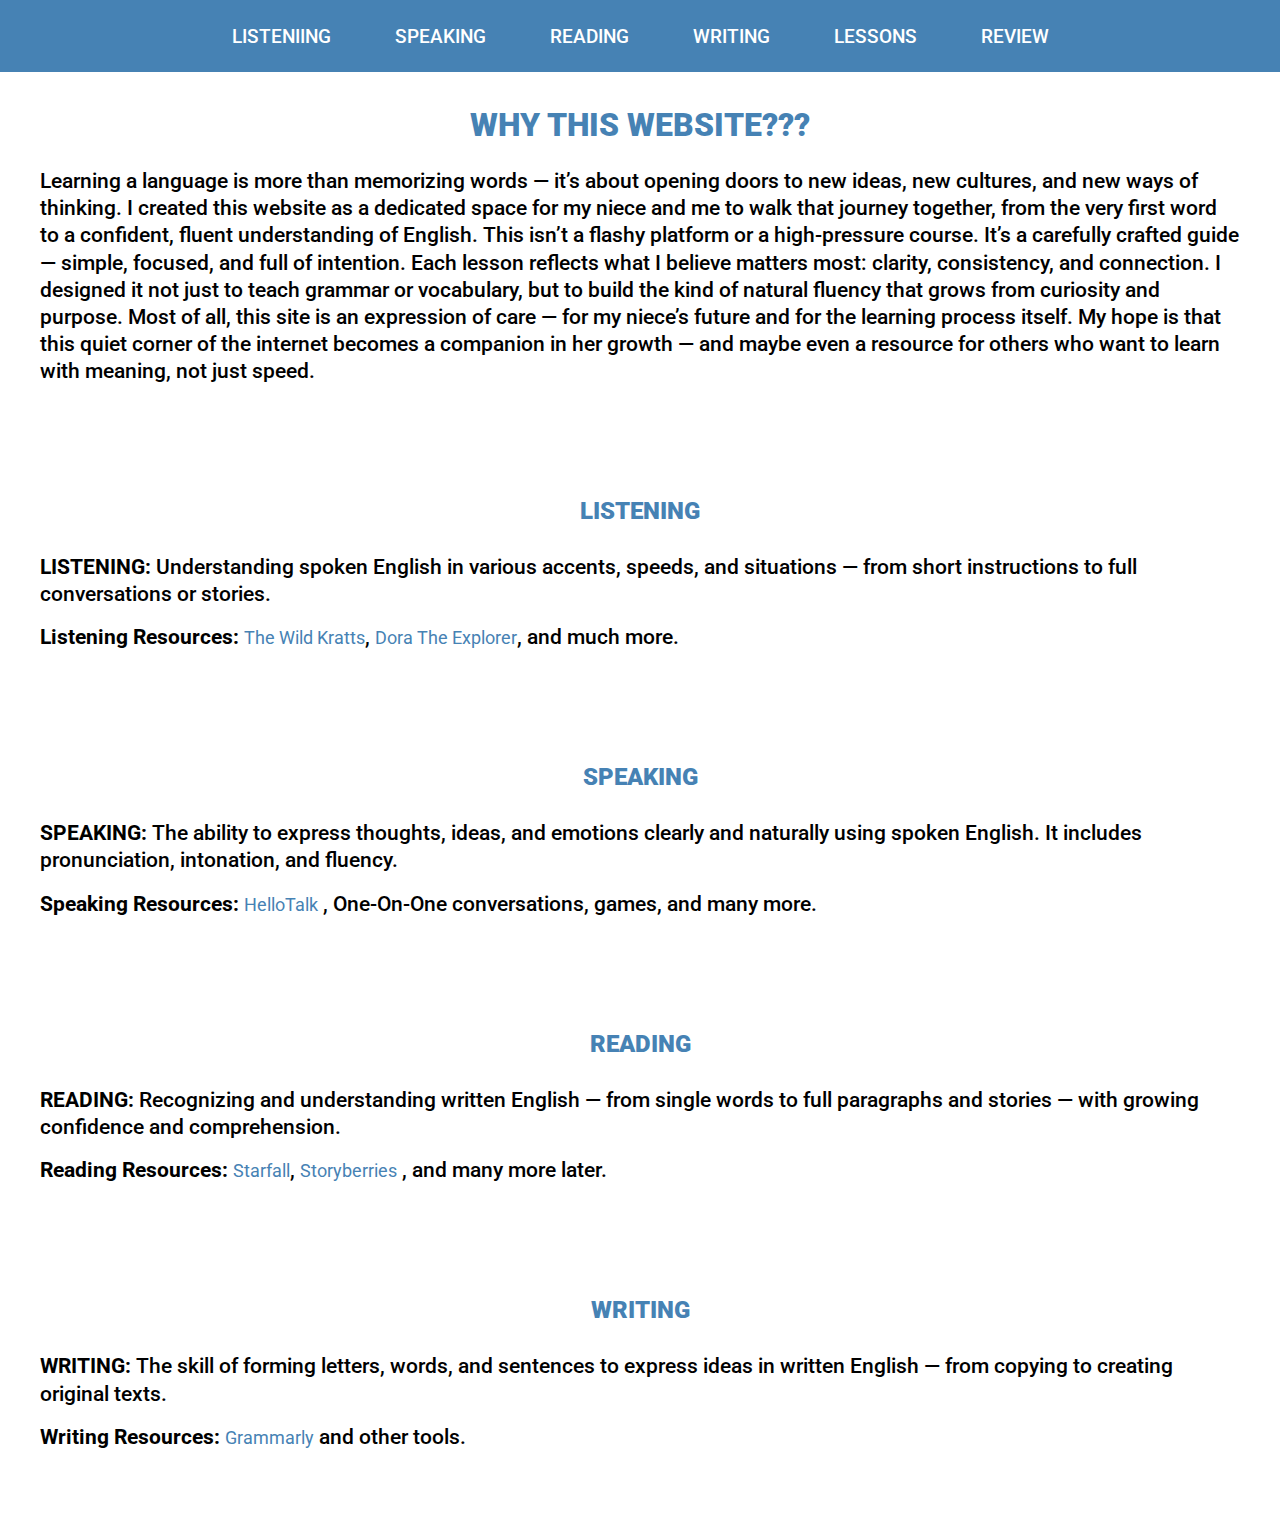
<file: index.html>
<!DOCTYPE html>
<html lang="en">
  <head>
    <meta charset="UTF-8">
    <meta name="viewport" content="width=device-width, initial-scale=1.0">
    <title>TEACH A KID LIKE A NATIVE</title>
    <link rel="stylesheet" href="./scss-styles/main-page-styles/main.css">
  </head>
  <body>
    <header class="main-header">
      <div class="mobile-header">
        <div class="logo">
          <span class="logo-content">LET'S ROCK💪</span>
        </div>
        <div class="hamburger-menu">
          <div></div>
          <div></div>
          <div></div>
        </div>
      </div>
      <nav class="nav-links">
        <a href="#listening">LISTENIING</a>
        <a href="#speaking">SPEAKING</a>
        <a href="#reading">READING</a>
        <a href="#writing">WRITING</a>
        <a href="lessons-index.html" target="_blank">LESSONS</a>
        <a href="./lessons/review.html" target="_blank">REVIEW</a>
      </nav>
    </header>
    <!-- A brief introduction about why i created this website in the firt place -->
    <main class="website-objective-section">
      <h1 class="headline">WHY THIS WEBSITE???</h1>
      <p class="objective">
        Learning a language is more than memorizing words — it’s about opening doors to new ideas, new cultures, and new ways of thinking. I created this website as a dedicated space for my niece and me to walk that journey together, from the very first word to a confident, fluent understanding of English.

        This isn’t a flashy platform or a high-pressure course. It’s a carefully crafted guide — simple, focused, and full of intention. Each lesson reflects what I believe matters most: clarity, consistency, and connection. I designed it not just to teach grammar or vocabulary, but to build the kind of natural fluency that grows from curiosity and purpose.

        Most of all, this site is an expression of care — for my niece’s future and for the learning process itself. My hope is that this quiet corner of the internet becomes a companion in her growth — and maybe even a resource for others who want to learn with meaning, not just speed.
      </p>
    </main>

    <!-- The listening section -->
    <section class="listening" id="listening">
      <h2 class="headline">LISTENING</h2>
      <p class="definition">
        <strong>LISTENING: </strong>Understanding spoken English in various accents, speeds, and situations — from short instructions to full conversations or stories.
      </p>
      <p class="resources">
        <strong>Listening Resources: </strong>
        <a href="https://www.youtube.com/@wildkratts" class="resource-link">The Wild Kratts</a>,
        <a href="https://www.youtube.com/@doraofficial" class="resource-link">Dora The Explorer</a>,
        and much more.
      </p>
    </section>

    <!-- The speaking section -->
    <section class="speaking" id="speaking">
      <h2 class="headline">SPEAKING</h2>
      <p class="definition">
        <strong>SPEAKING: </strong>The ability to express thoughts, ideas, and emotions clearly and naturally using spoken English. It includes pronunciation, intonation, and fluency.
      </p>
      <p class="resources">
        <strong>Speaking Resources: </strong>
        <a href="https://play.google.com/store/apps/details?id=com.hellotalk&pcampaignid=web_share" class="resource-link">HelloTalk</a>
        , One-On-One conversations, games, and many more.
      </p>
    </section>

    <!-- The reading section -->
    <section class="reading" id="reading">
      <h2 class="headline">READING</h2>
      <p class="definition">
        <strong>READING: </strong>Recognizing and understanding written English — from single words to full paragraphs and stories — with growing confidence and comprehension.
      </p>
      <p class="resources">
        <strong>Reading Resources: </strong>
        <a href="https://www.starfall.com" class="resource-link">Starfall</a>,
        <a href="https://www.storyberries.com" class="resource-link">Storyberries</a>
        , and many more later.
        
      </p>
    </section>

    <!-- The writing section -->
    <section class="writing" id="writing">
      <h2 class="headline">WRITING</h2>
      <p class="definition">
        <strong>WRITING: </strong>The skill of forming letters, words, and sentences to express ideas in written English — from copying to creating original texts.
      </p>
      <p class="resources">
        <strong>Writing Resources: </strong>
        <a href="https://app.grammarly.com" class="resource-link">Grammarly</a>
        and other tools.
      </p>
    </section>
    <script src="./scripts/main.js"></script>
  </body>
</html>
</file>
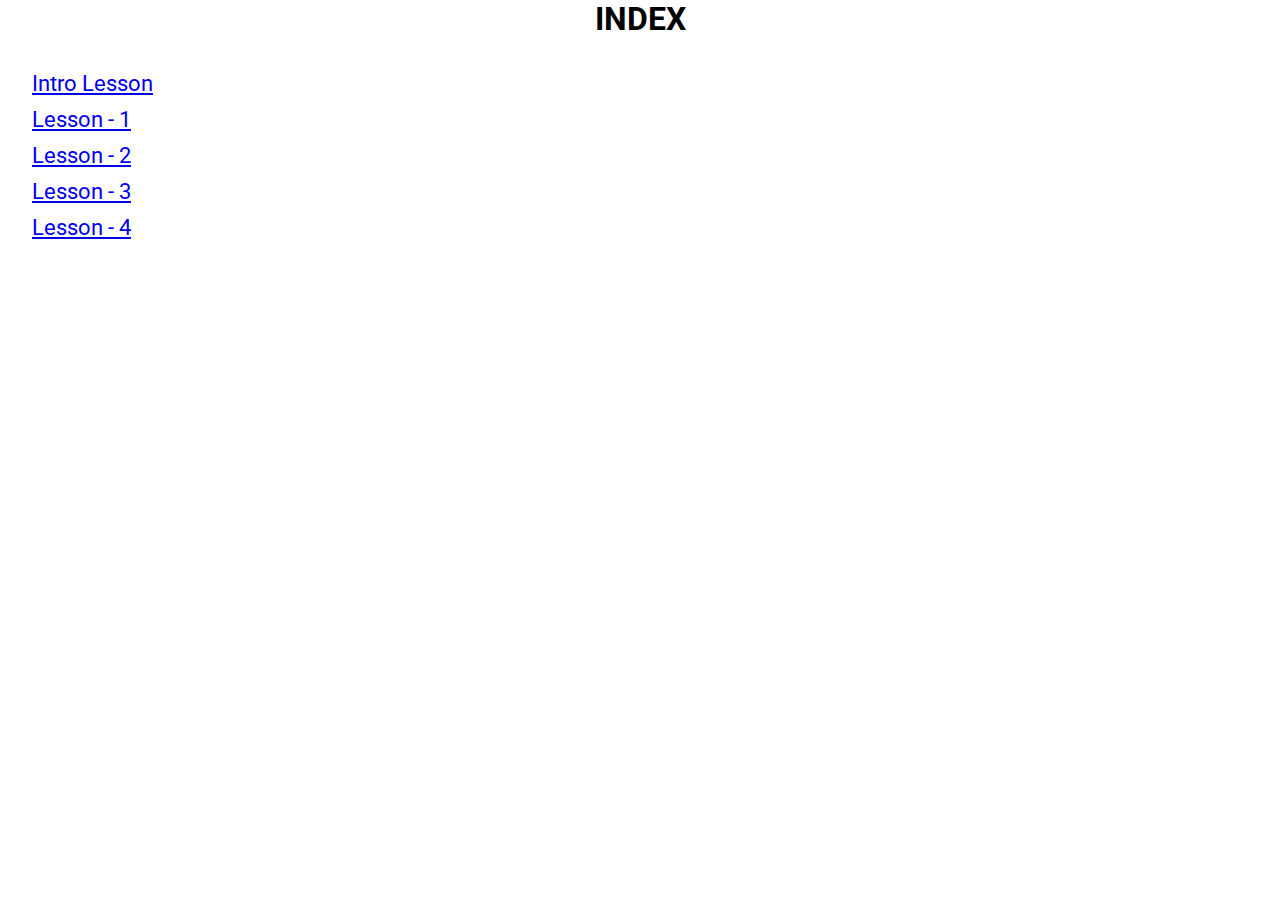
<file: lessons-index.html>
<!DOCTYPE html>
<html lang="en">
<head>
  <meta charset="UTF-8">
  <meta name="viewport" content="width=device-width, initial-scale=1.0">
  <title>Lessons Index</title>
  <link rel="stylesheet" href="./scss-styles/main-page-styles/main.css">
  <style>
    ul li {
      font-size:1.4rem;
      margin-bottom:10px;
    }
  </style>
</head>
<body>
  <h1 style="text-align: center;">INDEX</h1>

  <ul style="padding:2em; list-style-type: none;">
    <li>
      <a href="./lessons/intro-lesson.html">Intro Lesson</a>
    </li>
    <li>
      <a href="./lessons/lesson1.html">Lesson - 1</a>
    </li>
    <li>
      <a href="./lessons/lesson2.html">Lesson - 2</a>
    </li>
    <li>
      <a href="./lessons/lesson3.html">Lesson - 3</a>
    </li>
    <li>
      <a href="./lessons/lesson4.html">Lesson - 4</a>
    </li>
  </ul>
  
</body>
</html>
</file>
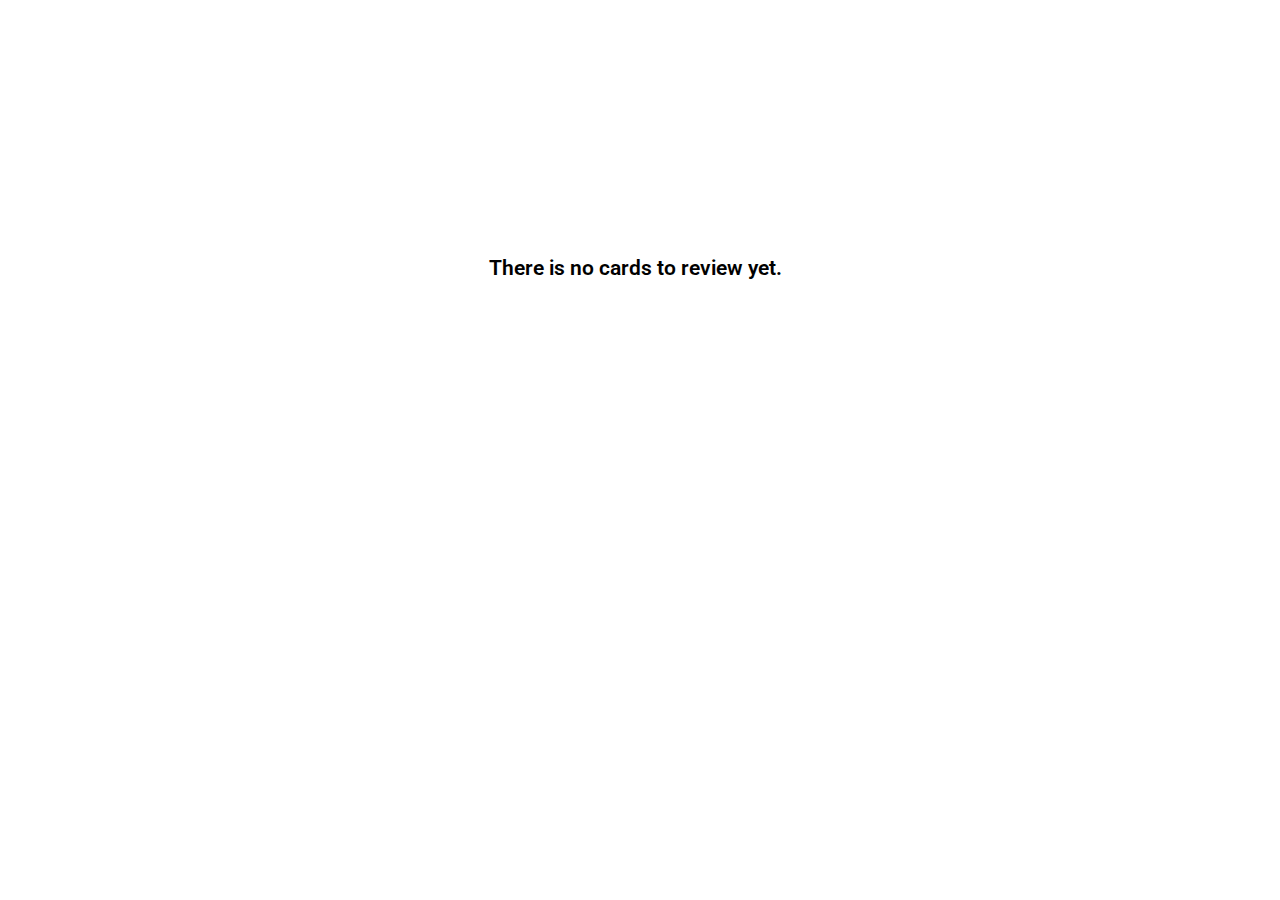
<file: review.html>
<!DOCTYPE html>
<html lang="en">
<head>
  <meta charset="UTF-8">
  <meta name="viewport" content="width=device-width, initial-scale=1.0">
  <link rel="stylesheet" href="./scss-styles/review-page-styles/review.css">
  <title>Review Page</title>
</head>
<body>

  <div class="review-grand-container">
    <main class="container">
      <div class="flip-card">
        <span class="empty-review">There is no cards to review yet.</span>
      </div>
    </main>

    <footer class="intervals-container">

    </footer>
  </div>
  

  <script type="module" src="./scripts/review.js"></script>
</body>
</html>
</file>
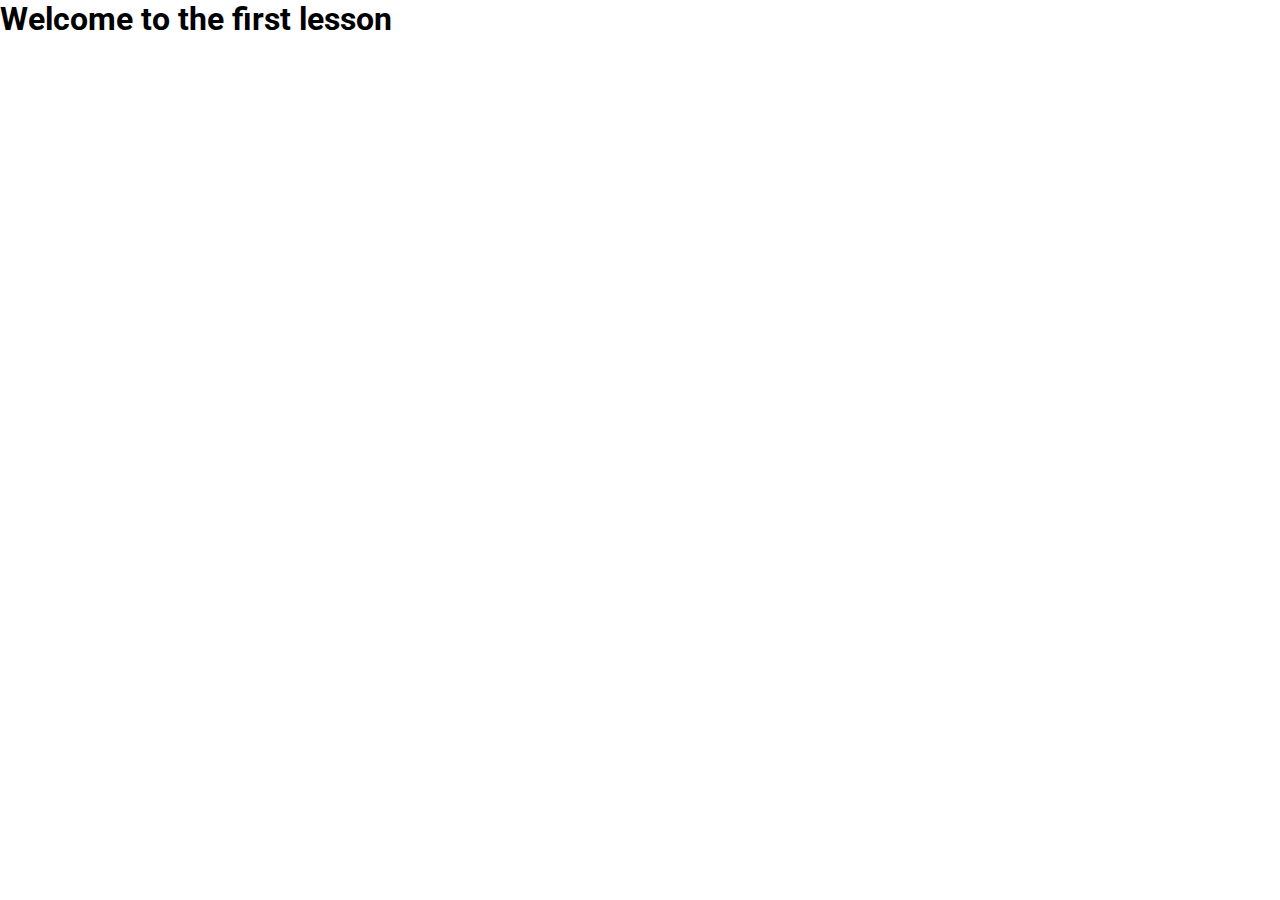
<file: lessons/first-lesson.html>
<!DOCTYPE html>
<html lang="en">
  <head>
    <meta charset="UTF-8">
    <meta name="viewport" content="width=device-width, initial-scale=1.0">
    <title>LESSON 1</title>
    <link rel="stylesheet" href="../scss-styles/main.css">
  </head>
  <body>
    <h1>Welcome to the first lesson</h1>
    <script src="../app.js"></script>
  </body>
</html>
</file>
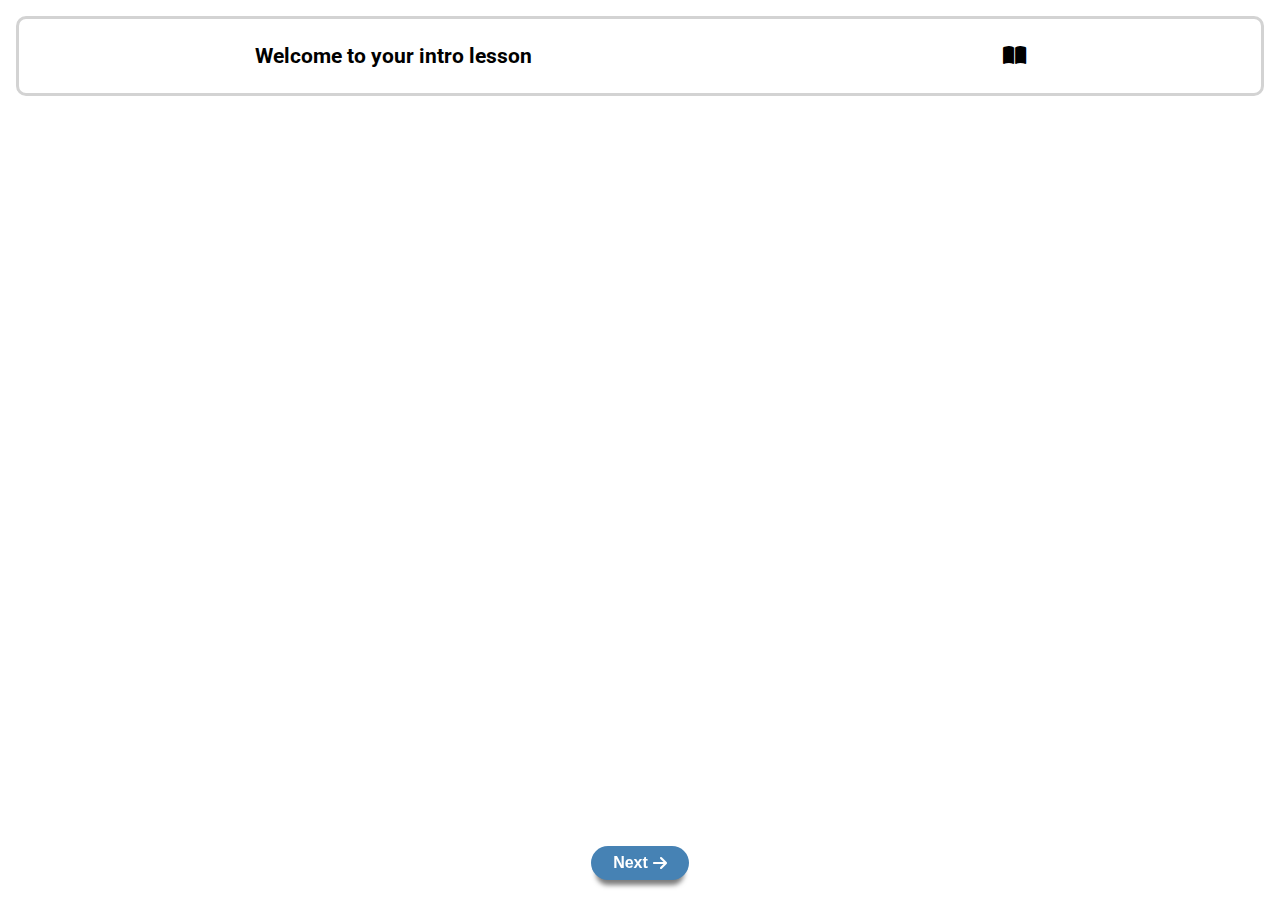
<file: lessons/intro-lesson.html>
<!DOCTYPE html>
<html lang="en">
  <head>
    <meta charset="UTF-8">
    <meta name="viewport" content="width=device-width, initial-scale=1.0">
    <title>Intro Lesson</title>
    <link rel="stylesheet" href="../scss-styles/lessons-styles/main-lessons.css">
    <link rel="stylesheet" href="https://cdnjs.cloudflare.com/ajax/libs/font-awesome/6.7.2/css/all.min.css" integrity="sha512-Evv84Mr4kqVGRNSgIGL/F/aIDqQb7xQ2vcrdIwxfjThSH8CSR7PBEakCr51Ck+w+/U6swU2Im1vVX0SVk9ABhg==" crossorigin="anonymous" referrerpolicy="no-referrer" />
  </head>
  <body>
    <!-- The header of the intro lesson -->
    <header class="intro-header">
      <span>Welcome to your intro lesson</span>
      <span class="instructions-btn">
        <i class="fa-solid fa-book-open"></i>
      </span>
    </header>
    <!-- The main section for the content of the first lesson -->
    <main class="intro-video">
      <iframe src="https://www.youtube.com/embed/ccEpTTZW34g?si=iq44JxDLniD9IjHf" title="YouTube video player" frameborder="0" allow="accelerometer; autoplay; clipboard-write; encrypted-media; gyroscope; picture-in-picture; web-share" referrerpolicy="strict-origin-when-cross-origin" allowfullscreen></iframe>
    </main>
    <!-- The html for the instructions tab -->
    <div class="instructions-tab">
      <div class="instruction-tips">
        No Special Instructions For This Lesson
      </div>
      <div class="exit">
        <i class="fa-solid fa-xmark"></i>
      </div>
    </div>
    <!-- Button to take the user to the next lesson -->
    <a href="./lesson1.html" class="next-lesson-link">
      <button class="next-lesson-btn">
        Next <i class="fa-solid fa-arrow-right"></i>
      </button>
    </a>

    <script src="../scripts/instructions.js"></script>
  </body>
</html>
</file>
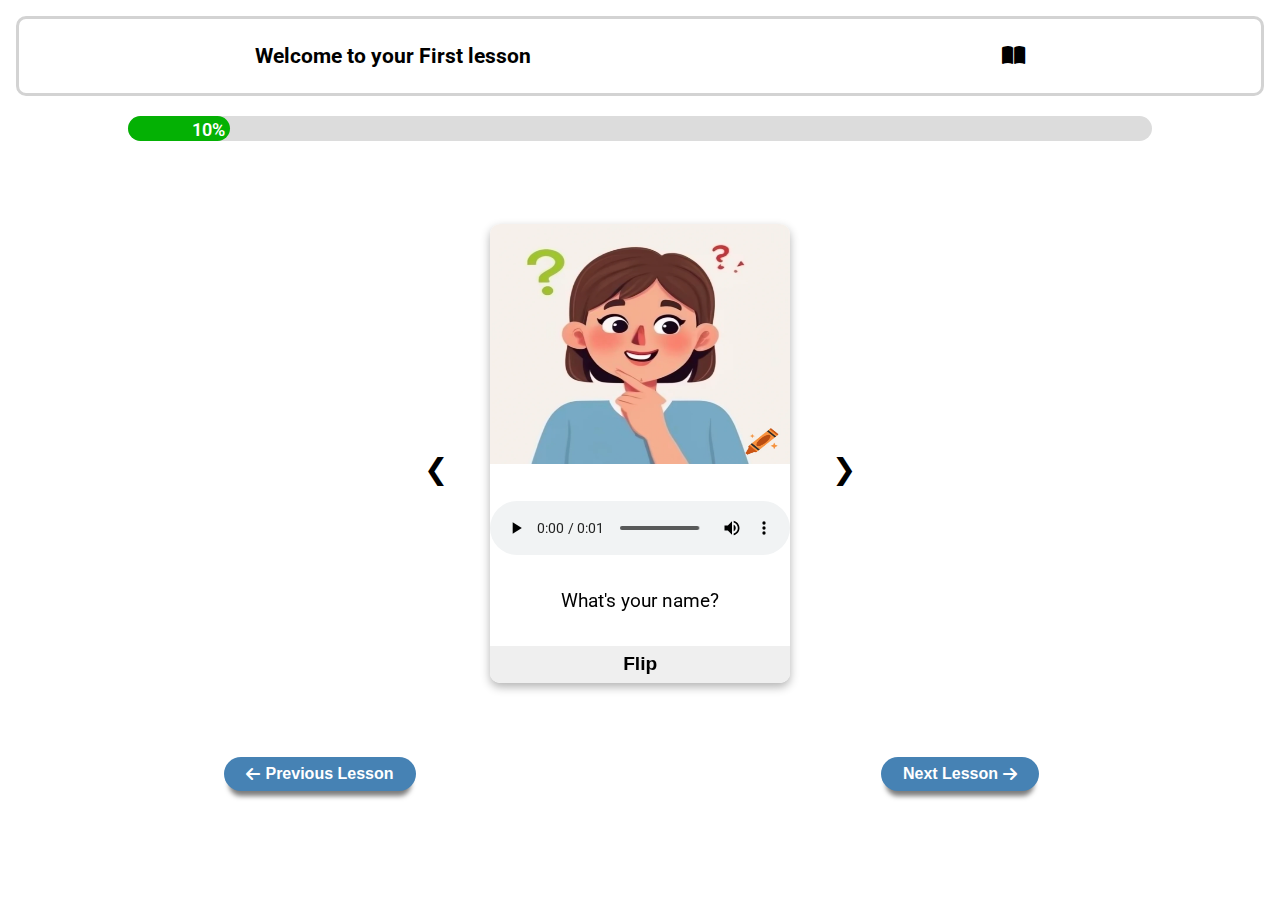
<file: lessons/lesson1.html>
<!DOCTYPE html>
<html lang="en">
  <head>
    <meta charset="UTF-8">
    <meta name="viewport" content="width=device-width, initial-scale=1.0">
    <title>First Lesson</title>
    <link rel="stylesheet" href="https://cdnjs.cloudflare.com/ajax/libs/font-awesome/6.7.2/css/all.min.css" integrity="sha512-Evv84Mr4kqVGRNSgIGL/F/aIDqQb7xQ2vcrdIwxfjThSH8CSR7PBEakCr51Ck+w+/U6swU2Im1vVX0SVk9ABhg==" crossorigin="anonymous" referrerpolicy="no-referrer" />
    <link rel="stylesheet" href="../scss-styles/lessons-styles/main-lessons.css">
  </head>
  <body>
    <!-- The header of the intro lesson -->
    <header class="intro-header">
      <span>Welcome to your First lesson</span>
      <span class="instructions-btn">
        <i class="fa-solid fa-book-open"></i>
      </span>
    </header>

    <!-- Creating a progress bar to track how many cards have been learned -->
     <div class="progress-bar">
      <div class="progress-bar-inner">
        <span class="progress-percentage">10%</span>
      </div>
      
     </div>

    <main class="container">
      <button class="left-btn">
        &#10094;
      </button>

      <div class="flip-card">
        
      </div>

      <button class="right-btn">
        &#10095;
      </button>
    </main>

    <!-- The html for the instructions tab -->
    <div class="instructions-tab">
      <div class="instruction-tips">
        In this lesson there is 10 cards that you need to master. Here is what you need to do!
        <ul class="instructions">
          <li>Go through the cards many times</li>
          <li>Repeat after the audio</li>
        </ul>
      </div>
      <div class="exit">
        <i class="fa-solid fa-xmark"></i>
      </div>
    </div>

    <!-- Navigation buttons -->
     <div class="nav-btns-container">
      <!-- Buttton to take the user to the previous lesson -->
      <a href="./intro-lesson.html" class="previous-lesson-link">
        <button class="previous-lesson-btn">
          <i class="fa-solid fa-arrow-left"></i> Previous Lesson 
        </button>
      </a>
      <!-- Button to take the user to the next lesson -->
      <a href="./lesson2.html" class="next-lesson-link">
        <button class="next-lesson-btn">
          Next Lesson <i class="fa-solid fa-arrow-right"></i>
        </button>
      </a>
     </div>
    
    
    <script src="../data/lesson1.js"></script>
    <script src="../scripts/intro-lesson.js"></script>
    <script src="../scripts/lesson1.js"></script>
  </body>
</html>
</file>
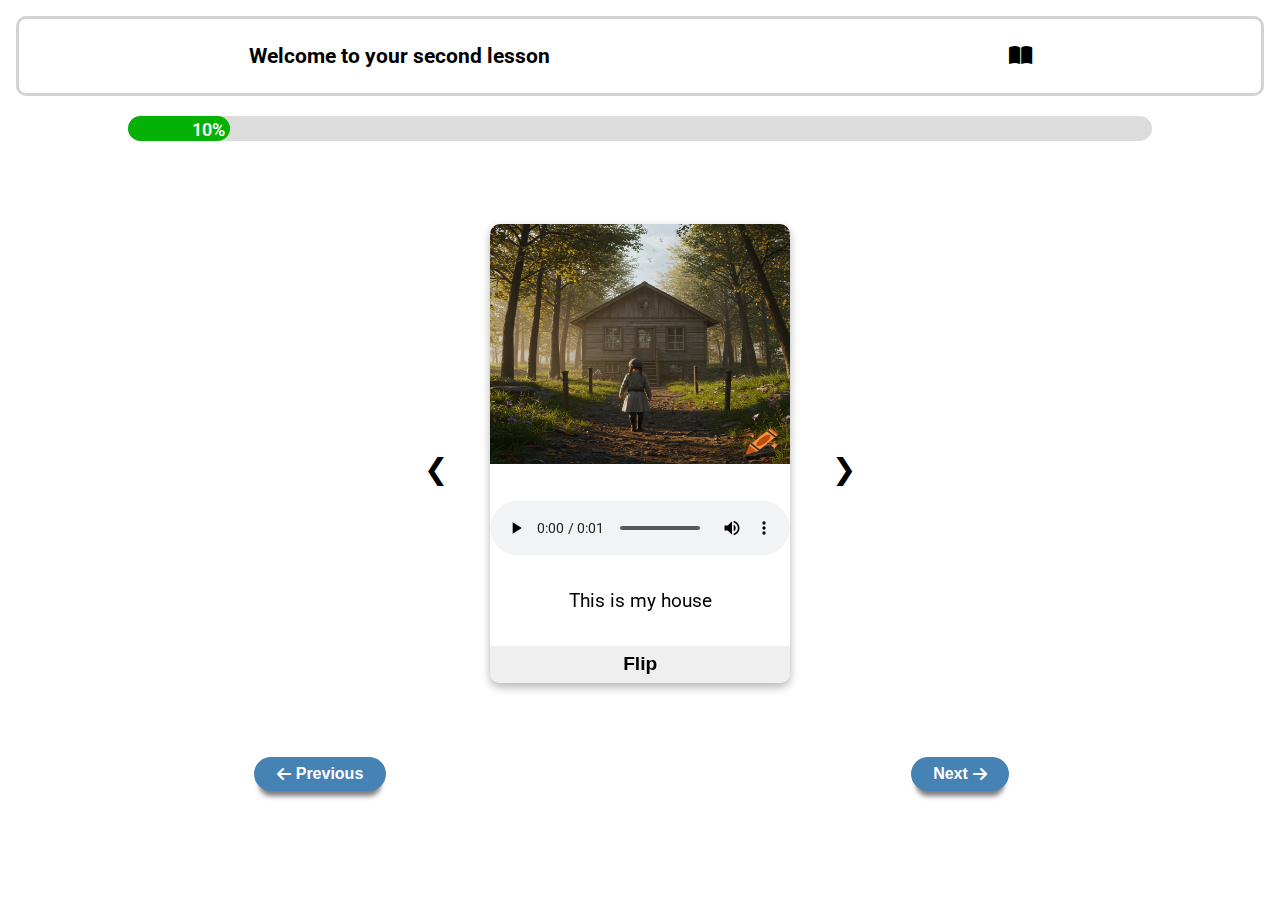
<file: lessons/lesson2.html>
<!DOCTYPE html>
<html lang="en">
  <head>
    <meta charset="UTF-8">
    <meta name="viewport" content="width=device-width, initial-scale=1.0">
    <title>Lesson - 2</title>
    <link rel="stylesheet" href="https://cdnjs.cloudflare.com/ajax/libs/font-awesome/6.7.2/css/all.min.css" integrity="sha512-Evv84Mr4kqVGRNSgIGL/F/aIDqQb7xQ2vcrdIwxfjThSH8CSR7PBEakCr51Ck+w+/U6swU2Im1vVX0SVk9ABhg==" crossorigin="anonymous" referrerpolicy="no-referrer" />
    <link rel="stylesheet" href="../scss-styles/lessons-styles/main-lessons.css">
  </head>
  <body>
    <!-- The header of the intro lesson -->
    <header class="intro-header">
      <span>Welcome to your second lesson</span>
      <span class="instructions-btn">
        <i class="fa-solid fa-book-open"></i>
      </span>
    </header>

    <!-- Creating a progress bar to track how many cards have been learned -->
     <div class="progress-bar">
      <div class="progress-bar-inner">
        <span class="progress-percentage">10%</span>
      </div>
      
     </div>

    <main class="container">
      <button class="left-btn">
        &#10094;
      </button>

      <div class="flip-card">
        
      </div>

      <button class="right-btn">
        &#10095;
      </button>
    </main>

    <!-- The html for the instructions tab -->
    <div class="instructions-tab">
      <div class="instruction-tips">
        In this lesson there is 10 cards that you need to master. Here is what you need to do!
        <ul class="instructions">
          <li>Go through the cards many times</li>
          <li>Repeat after the audio</li>
        </ul>
        Homework
        <ul class="homework">
          <li>
            <a href="https://youtu.be/As9pWd03zsQ?si=R3eNp3bJBR2U6Jnw">The Wild Kratts S1 EP2</a>
          </li>
          <li>
            <a href="https://youtu.be/gsH1-7FHiLU?si=4_VxturslfCiBV3v">The Fixies</a>
          </li>
        </ul>
      </div>
      <div class="exit">
        <i class="fa-solid fa-xmark"></i>
      </div>
    </div>

    <!-- Navigation buttons -->
     <div class="nav-btns-container">
      <!-- Buttton to take the user to the previous lesson -->
      <a href="./lesson1.html" class="previous-lesson-link">
        <button class="previous-lesson-btn">
          <i class="fa-solid fa-arrow-left"></i> Previous 
        </button>
      </a>
      <!-- Button to take the user to the next lesson -->
      <a href="./lesson3.html" class="next-lesson-link">
        <button class="next-lesson-btn">
          Next <i class="fa-solid fa-arrow-right"></i>
        </button>
      </a>
     </div>
    
    
    <!-- <script src="../data/lesson2.js"></script> -->
    <!-- <script src="../scripts/instructions.js"></script> -->
    <script src="../scripts/lessons.js" type="module"></script>
  </body>
</html>
</file>
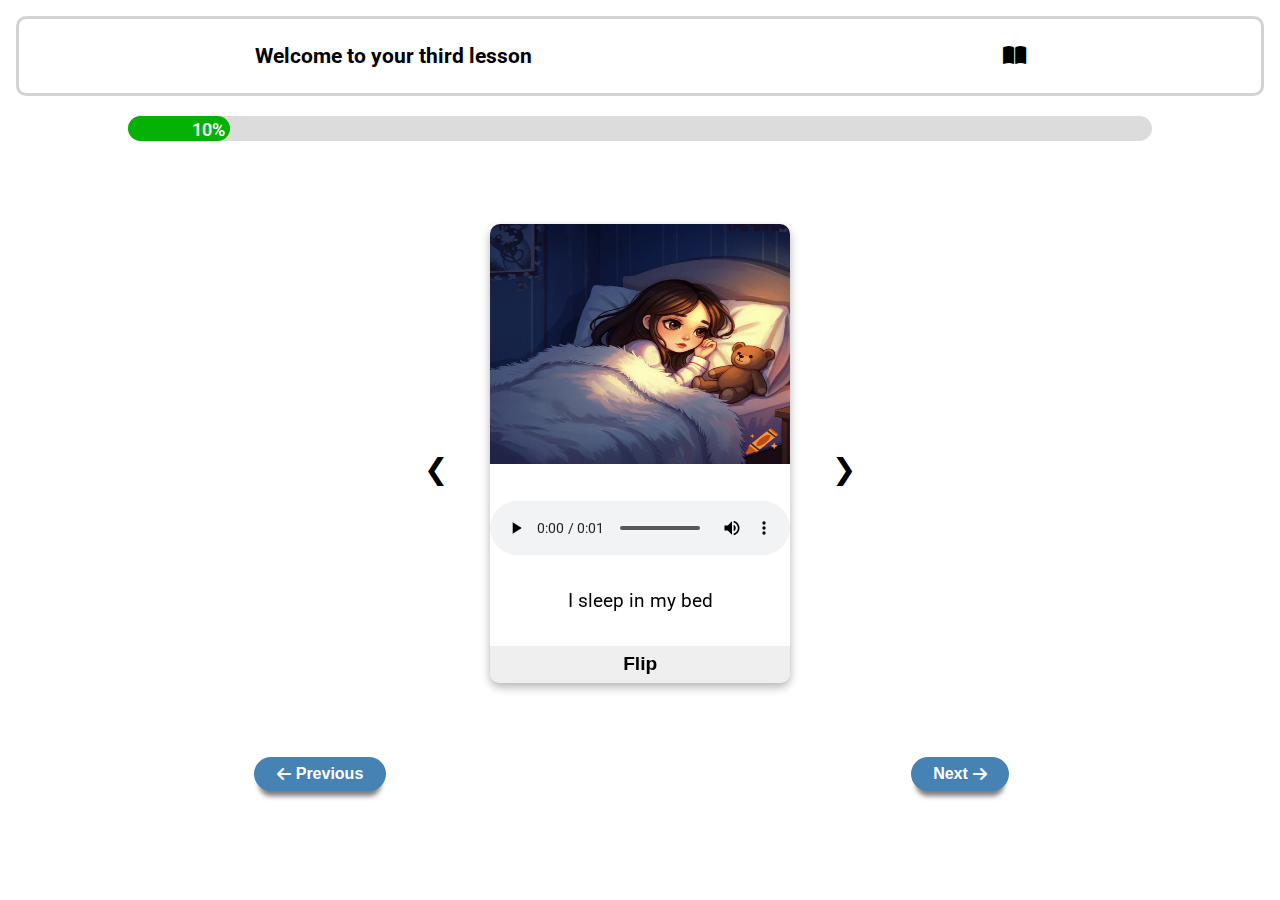
<file: lessons/lesson3.html>
<!DOCTYPE html>
<html lang="en">
  <head>
    <meta charset="UTF-8">
    <meta name="viewport" content="width=device-width, initial-scale=1.0">
    <title>Lesson - 3</title>
    <link rel="stylesheet" href="https://cdnjs.cloudflare.com/ajax/libs/font-awesome/6.7.2/css/all.min.css" integrity="sha512-Evv84Mr4kqVGRNSgIGL/F/aIDqQb7xQ2vcrdIwxfjThSH8CSR7PBEakCr51Ck+w+/U6swU2Im1vVX0SVk9ABhg==" crossorigin="anonymous" referrerpolicy="no-referrer" />
    <link rel="stylesheet" href="../scss-styles/lessons-styles/main-lessons.css">
  </head>
  <body>
    <!-- The header of the intro lesson -->
    <header class="intro-header">
      <span>Welcome to your third lesson</span>
      <span class="instructions-btn">
        <i class="fa-solid fa-book-open"></i>
      </span>
    </header>

    <!-- Creating a progress bar to track how many cards have been learned -->
     <div class="progress-bar">
      <div class="progress-bar-inner">
        <span class="progress-percentage">10%</span>
      </div>
      
     </div>

    <main class="container">
      <button class="left-btn">
        &#10094;
      </button>

      <div class="flip-card">
        
      </div>

      <button class="right-btn">
        &#10095;
      </button>
    </main>

    <!-- The html for the instructions tab -->
    <div class="instructions-tab">
      <div class="instruction-tips">
        In this lesson there is 10 cards that you need to master. Here is what you need to do!
        <ul class="instructions">
          <li>Go through the cards many times</li>
          <li>Repeat after the audio</li>
        </ul>
        Homework
        <ul class="homework">
          <li>
            <a href="https://youtu.be/Xmj0ytIdERg?si=arG3cTOM5ZJxyYJv">The Fixies</a>
          </li>
          <li>
            <a href="https://youtu.be/lOq_gTYvrAs?si=gXznRhuOUjnrIlO5">Masha & The Bear</a>
          </li>
        </ul>
      </div>
      <div class="exit">
        <i class="fa-solid fa-xmark"></i>
      </div>
    </div>

    <!-- Navigation buttons -->
     <div class="nav-btns-container">
      <!-- Buttton to take the user to the previous lesson -->
      <a href="./lesson2.html" class="previous-lesson-link">
        <button class="previous-lesson-btn">
          <i class="fa-solid fa-arrow-left"></i> Previous 
        </button>
      </a>
      <!-- Button to take the user to the next lesson -->
      <a href="./lesson4.html" class="next-lesson-link">
        <button class="next-lesson-btn">
          Next <i class="fa-solid fa-arrow-right"></i>
        </button>
      </a>
     </div>
    
    
    <!-- <script src="../data/lesson3.js"></script> -->
    <!-- <script src="../scripts/instructions.js"></script> -->
    <script src="../scripts/lessons.js" type="module"></script>
  </body>
</html>
</file>
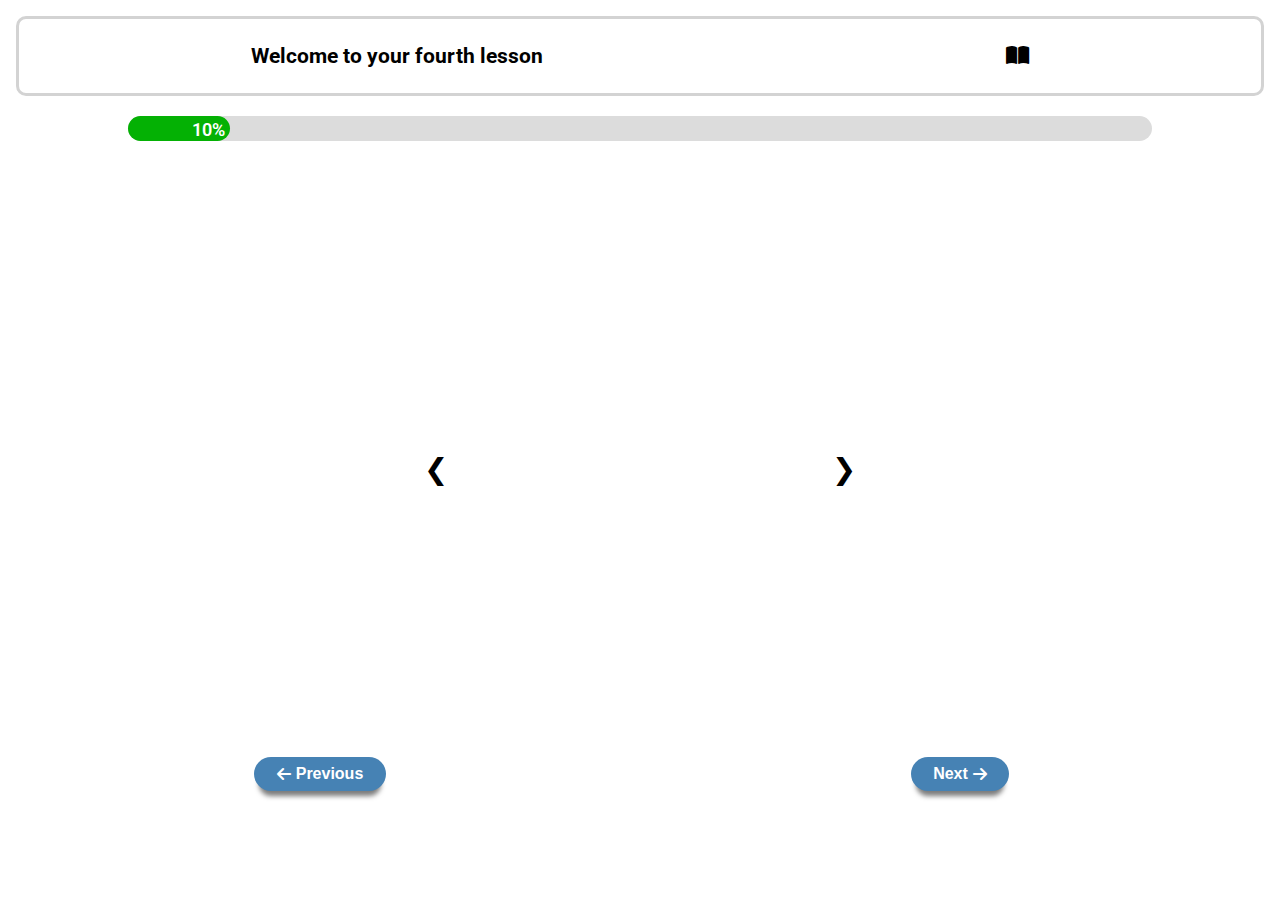
<file: lessons/lesson4.html>
<!DOCTYPE html>
<html lang="en">
  <head>
    <meta charset="UTF-8">
    <meta name="viewport" content="width=device-width, initial-scale=1.0">
    <title>Lesson - 4</title>
    <link rel="stylesheet" href="https://cdnjs.cloudflare.com/ajax/libs/font-awesome/6.7.2/css/all.min.css" integrity="sha512-Evv84Mr4kqVGRNSgIGL/F/aIDqQb7xQ2vcrdIwxfjThSH8CSR7PBEakCr51Ck+w+/U6swU2Im1vVX0SVk9ABhg==" crossorigin="anonymous" referrerpolicy="no-referrer" />
    <link rel="stylesheet" href="../scss-styles/lessons-styles/main-lessons.css">
  </head>
  <body>
    <!-- The header of the intro lesson -->
    <header class="intro-header">
      <span>Welcome to your fourth lesson</span>
      <span class="instructions-btn">
        <i class="fa-solid fa-book-open"></i>
      </span>
    </header>

    <!-- Creating a progress bar to track how many cards have been learned -->
     <div class="progress-bar">
      <div class="progress-bar-inner">
        <span class="progress-percentage">10%</span>
      </div>
      
     </div>

    <main class="container">
      <button class="left-btn">
        &#10094;
      </button>

      <div class="flip-card">
        
      </div>

      <button class="right-btn">
        &#10095;
      </button>
    </main>

    <!-- The html for the instructions tab -->
    <div class="instructions-tab">
      <div class="instruction-tips">
        In this lesson there is 10 cards that you need to master. Here is what you need to do!
        <ul class="instructions">
          <li>Go through the cards many times</li>
          <li>Repeat after the audio</li>
        </ul>
        Homework
        <ul class="homework">
          <li>
            <a href="https://youtu.be/m4fozIEielU?si=0g5byAXVCFONZ6up">The Fixies</a>
          </li>
          <li>
            <a href="https://youtu.be/dThUUF7rQEs?si=JKcuSzYL3ShMneyX">Masha & The Bear</a>
          </li>
        </ul>
      </div>
      <div class="exit">
        <i class="fa-solid fa-xmark"></i>
      </div>
    </div>

    <!-- Navigation buttons -->
     <div class="nav-btns-container">
      <!-- Buttton to take the user to the previous lesson -->
      <a href="./lesson3.html" class="previous-lesson-link">
        <button class="previous-lesson-btn">
          <i class="fa-solid fa-arrow-left"></i> Previous 
        </button>
      </a>
      <!-- Button to take the user to the next lesson -->
      <a href="#" class="next-lesson-link">
        <button class="next-lesson-btn">
          Next <i class="fa-solid fa-arrow-right"></i>
        </button>
      </a>
     </div>
    
    
    <script src="../data/lesson4.js"></script>
    <script src="../scripts/instructions.js"></script>
    <script src="../scripts/lessons.js"></script>
  </body>
</html>
</file>
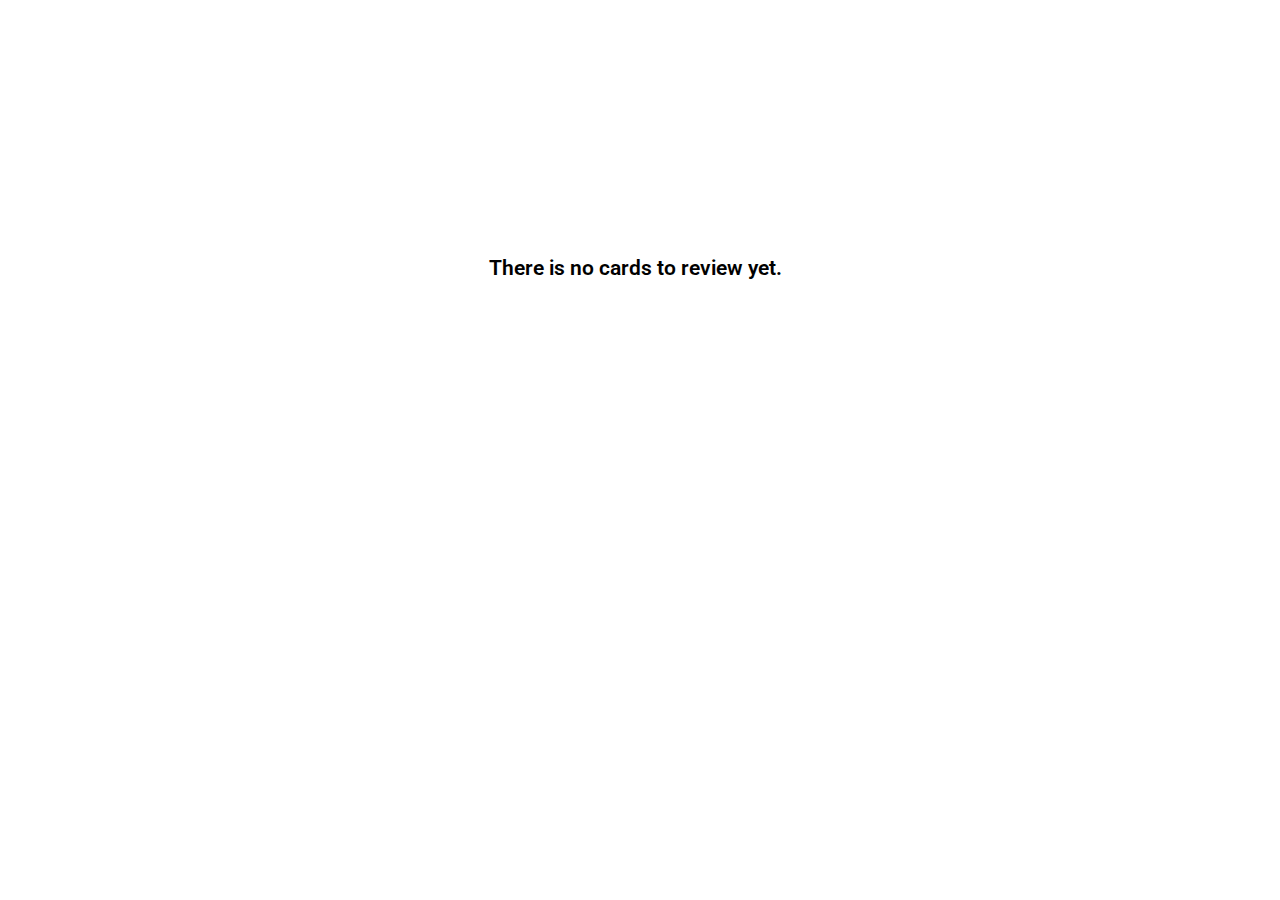
<file: lessons/review.html>
<!DOCTYPE html>
<html lang="en">
<head>
  <meta charset="UTF-8">
  <meta name="viewport" content="width=device-width, initial-scale=1.0">
  <link rel="stylesheet" href="../scss-styles/review-page-styles/review.css">
  <title>Review Page</title>
</head>
<body>

  <div class="review-grand-container">
    <main class="container">
      <div class="flip-card">
        <span class="empty-review">There is no cards to review yet.</span>
      </div>
    </main>

    <footer class="intervals-container">

    </footer>
  </div>
  

  <script type="module" src="../scripts/review.js"></script>
</body>
</html>
</file>
<file: scss-styles/main-page-styles/main.css>
@import url("https://fonts.googleapis.com/css2?family=Roboto:ital,wght@0,100..900;1,100..900&display=swap");
*, *::after, *::before {
  padding: 0;
  margin: 0;
  box-sizing: border-box;
  scroll-behavior: smooth;
}

body {
  font-family: "Roboto";
}

.main-header {
  height: 4.5rem;
  background: steelblue;
  position: fixed;
  top: 0;
  right: 0;
  left: 0;
}

.nav-links {
  height: 100%;
  display: flex;
  justify-content: center;
  align-items: center;
  gap: 5%;
}
.nav-links a {
  color: #fff;
  text-decoration: none;
  font-size: 1.2rem;
  font-weight: 500;
  transition: 0.15s linear;
}
.nav-links a:hover {
  color: darkgray;
}

.mobile-header {
  display: none;
}

.website-objective-section {
  margin-top: 4rem;
  padding: 3em 2.5em;
  line-height: 1.7em;
}

section {
  padding: 3em 2.5em 3em 2.5em;
  line-height: 1.7em;
}

.headline {
  margin-bottom: 1.8rem;
  color: steelblue;
  font-weight: 900;
  text-align: center;
}

.objective, .definition, .resources {
  font-size: 1.3rem;
  font-weight: 500;
  margin-bottom: 1rem;
}

.resource-link {
  text-decoration: none;
  font-size: 1.1rem;
  color: steelblue;
  font-weight: 400;
  transition: 0.15s linear;
}
.resource-link:hover {
  color: goldenrod;
}

@media (max-width: 40rem) {
  body {
    font-size: 13px;
    text-align: center;
  }
  .nav-links {
    gap: 4%;
  }
  .nav-links a {
    font-size: 0.9rem;
  }
}
@media (max-width: 31.25rem) {
  .nav-links {
    position: relative;
    flex-direction: column;
    bottom: 1px;
    background-color: steelblue;
    height: 0;
    border-bottom-left-radius: 10px;
    border-bottom-right-radius: 10px;
    overflow: hidden;
    transition: 0.3s linear;
    box-shadow: 5px 10px 15px #777;
  }
  .nav-links a {
    font-size: 1.4rem;
    width: 100%;
    padding: 0.5em 0;
  }
  .nav-links a:first-of-type {
    border-top: 7px solid #fff;
  }
  .nav-links a:not(:last-child) {
    border-bottom: 1px solid #fff;
  }
  .mobile-header {
    display: flex;
    justify-content: space-between;
    align-items: center;
    height: 100%;
    padding: 0 1.3em;
  }
  .logo-content {
    font-size: 1.4rem;
    font-weight: 700;
    color: #fff;
    letter-spacing: 2px;
  }
  .hamburger-menu {
    height: 25px;
    width: 35px;
    display: flex;
    flex-direction: column;
    justify-content: space-between;
  }
  .hamburger-menu div {
    height: 3px;
    background-color: #fff;
    border-radius: 10px;
    transition: 0.2s linear;
  }
}/*# sourceMappingURL=main.css.map */
</file>
<file: scss-styles/review-page-styles/review.css>
@import url("https://fonts.googleapis.com/css2?family=Roboto:ital,wght@0,100..900;1,100..900&display=swap");
*, *::after, *::before {
  padding: 0;
  margin: 0;
  box-sizing: border-box;
  scroll-behavior: smooth;
}

body {
  font-family: "Roboto";
}

.instructions {
  font-size: 1.3rem;
  padding: 1em 0;
  line-height: 20px;
}
.instructions li:not(li:last-child) {
  padding-bottom: 10px;
}

.homework li a {
  color: darkred;
  font-size: 1.2rem;
}

.progress-bar {
  width: 80%;
  height: 25px;
  background-color: rgb(220, 220, 220);
  margin: 20px auto;
  border-radius: 30px;
}
.progress-bar .progress-bar-inner {
  width: 10%;
  height: 100%;
  border-radius: 30px;
  background-color: rgb(4, 177, 4);
  transition: all 0.2s linear;
  position: relative;
}
.progress-bar .progress-bar-inner .progress-percentage {
  position: absolute;
  font-size: 1.1rem;
  font-weight: 600;
  color: #fff;
  right: 5px;
  bottom: 1px;
}

.card-added {
  text-align: center;
  font-size: 1.2rem;
  font-weight: 500;
  color: rgb(1, 145, 1);
  opacity: 0;
  transition: 0.5s linear;
}

.container {
  display: flex;
  justify-content: center;
  align-items: center;
  gap: 2em;
  padding: 1.5em 3em 0 3em;
}

.left-btn,
.right-btn {
  font-size: 1.8rem;
  cursor: pointer;
  background: none;
  border: none;
}

.flip-card {
  text-align: center;
  background-color: transparent;
  width: 320px;
  height: 520px;
  perspective: 1000px;
  overflow: hidden;
  display: grid;
  grid-template-columns: repeat(2, 97%);
  grid-template-rows: repeat(1, 94%);
  justify-content: start;
  align-items: center;
  gap: 1em;
}

.flip-card-inner {
  position: relative;
  height: 94%;
  transition: transform 0.3s linear;
  transform-style: preserve-3d;
  box-shadow: 0px 4px 10px 0 rgba(0, 0, 0, 0.3);
  border-radius: 10px;
  margin-left: 10px;
}

.flip-card-front, .flip-card-back {
  position: absolute;
  width: 100%;
  height: 100%;
  backface-visibility: hidden;
}

.flip-card-back {
  transform: rotateY(180deg);
}

.flip-card-front {
  display: flex;
  flex-direction: column;
  justify-content: space-between;
  gap: 1.12em;
}

.img-container {
  width: 100%;
}
.img-container img {
  width: 100%;
  height: 240px;
  border-top-left-radius: 10px;
  border-top-right-radius: 10px;
}

.flip-btn {
  font-size: 1.2rem;
  border: none;
  padding: 0.4em 0;
  cursor: pointer;
  font-weight: 600;
  border-bottom-left-radius: 10px;
  border-bottom-right-radius: 10px;
}

.card-text {
  font-size: 1.2rem;
  text-align: center;
}

.flip-card-back {
  display: grid;
  grid-template-rows: repeat(3, 33.33%);
}
.flip-card-back .answer {
  text-align: center;
  align-self: end;
  font-size: 1.4rem;
  font-weight: 600;
}
.flip-card-back .flip-back-btn {
  align-self: end;
}
.flip-card-back audio {
  align-self: center;
}

.add-to-review {
  font-size: 1rem;
  font-weight: 600;
  margin-top: 5px;
  padding: 0.3em 1.4em;
  cursor: pointer;
}

.nav-btns-container {
  display: grid;
  grid-template-columns: repeat(3, 33%);
  align-items: center;
  justify-content: center;
  padding-bottom: 1em;
}
.nav-btns-container .next-lesson-link {
  position: relative;
  justify-self: end;
}
.nav-btns-container .review-examples-container {
  justify-self: center;
  text-align: center;
}
.nav-btns-container .review-examples-container a {
  text-decoration: none;
}

.flipped-card {
  transform: rotateY(180deg);
}

.animate-in {
  transform: translateX(-106%);
}

.animate-out {
  transform: translateX(106%);
}

@media (max-width: 32rem) {
  .container {
    grid-template-columns: 100%;
    padding: 0.5em;
    gap: 1em;
  }
  .progress-bar {
    height: 20px;
    width: 90%;
    margin: 10px auto;
  }
  .progress-bar .progress-bar-inner .progress-percentage {
    font-size: 0.9rem;
  }
  audio {
    width: 100%;
    height: 200px;
  }
  .flip-card {
    width: 100%;
  }
  .review-examples-container .add-to-review {
    font-size: 0.8rem;
  }
}
.review-grand-container {
  height: 100vh;
}

.intervals-container {
  display: flex;
  justify-content: center;
  gap: 2em;
  position: absolute;
  bottom: 10px;
  right: 0;
  left: 0;
}
.intervals-container div {
  display: flex;
  flex-direction: column;
  align-items: center;
  font-size: 1rem;
  font-weight: 600;
}
.intervals-container div button {
  font-size: inherit;
  font-weight: inherit;
  padding: 0.3em 1.4em;
  cursor: pointer;
}

.empty-review {
  font-size: 1.3rem;
  font-weight: 600;
}

@media (max-width: 32rem) {
  .intervals-container {
    gap: 0.5em;
  }
  .intervals-container div button {
    font-size: 0.9rem;
    padding: 0.3em 1em;
  }
}/*# sourceMappingURL=review.css.map */
</file>
<file: scss-styles/main.css>
@import url("https://fonts.googleapis.com/css2?family=Roboto:ital,wght@0,100..900;1,100..900&display=swap");
*, *::after, *::before {
  padding: 0;
  margin: 0;
  box-sizing: border-box;
  scroll-behavior: smooth;
}

body {
  font-family: "Roboto";
}

.header {
  height: 4.5rem;
  background: steelblue;
  position: fixed;
  top: 0;
  right: 0;
  left: 0;
}

.nav-links {
  height: 100%;
  display: flex;
  justify-content: center;
  align-items: center;
  gap: 5%;
}
.nav-links a {
  color: #fff;
  text-decoration: none;
  font-size: 1.2rem;
  font-weight: 500;
  transition: 0.15s linear;
}
.nav-links a:hover {
  color: darkgray;
}

.mobile-header {
  display: none;
}

.website-objective-section {
  margin-top: 4rem;
  padding: 3em 2.5em;
  line-height: 1.7em;
}

section {
  padding: 3em 2.5em 3em 2.5em;
  line-height: 1.7em;
}

.headline {
  margin-bottom: 1.8rem;
  color: steelblue;
  font-weight: 900;
  text-align: center;
}

.objective, .definition, .resources {
  font-size: 1.3rem;
  font-weight: 500;
  margin-bottom: 1rem;
}

.resource-link {
  text-decoration: none;
  font-size: 1.1rem;
  color: steelblue;
  font-weight: 400;
  transition: 0.15s linear;
}
.resource-link:hover {
  color: goldenrod;
}

@media (max-width: 40rem) {
  body {
    font-size: 13px;
    text-align: center;
  }
  .nav-links {
    gap: 4%;
  }
  .nav-links a {
    font-size: 0.9rem;
  }
}
@media (max-width: 31.25rem) {
  .nav-links {
    position: relative;
    flex-direction: column;
    bottom: 1px;
    background-color: steelblue;
    height: 0;
    border-bottom-left-radius: 10px;
    border-bottom-right-radius: 10px;
    overflow: hidden;
    transition: 0.3s linear;
    box-shadow: 5px 10px 15px #777;
  }
  .nav-links a {
    font-size: 1.4rem;
    width: 100%;
    padding: 0.5em 0;
  }
  .nav-links a:first-of-type {
    border-top: 7px solid #fff;
  }
  .nav-links a:not(:last-child) {
    border-bottom: 1px solid #fff;
  }
  .mobile-header {
    display: flex;
    justify-content: space-between;
    align-items: center;
    height: 100%;
    padding: 0 1.3em;
  }
  .logo-content {
    font-size: 1.4rem;
    font-weight: 700;
    color: #fff;
    letter-spacing: 2px;
  }
  .hamburger-menu {
    height: 25px;
    width: 35px;
    display: flex;
    flex-direction: column;
    justify-content: space-between;
  }
  .hamburger-menu div {
    height: 3px;
    background-color: #fff;
    border-radius: 10px;
    transition: 0.2s linear;
  }
}/*# sourceMappingURL=main.css.map */
</file>
<file: scss-styles/lessons-styles/main-lessons.css>
@import url("https://fonts.googleapis.com/css2?family=Roboto:ital,wght@0,100..900;1,100..900&display=swap");
*, *::after, *::before {
  padding: 0;
  margin: 0;
  box-sizing: border-box;
  scroll-behavior: smooth;
}

body {
  font-family: "Roboto";
}

.intro-header {
  display: flex;
  justify-content: space-around;
  padding: 1.2em 0;
  font-size: 1.3rem;
  font-weight: 700;
  border: 3px solid rgb(211, 211, 211);
  border-radius: 10px;
  margin: 1rem;
}
.intro-header .instructions {
  width: 30px;
  height: 30px;
  cursor: pointer;
  text-align: center;
}

.instructions-btn {
  cursor: pointer;
}
.instructions-btn .fa-book-open {
  transition: 0.2s linear;
}
.instructions-btn:hover .fa-book-open {
  color: #d3d3d3;
}

.intro-video {
  text-align: center;
  margin-top: 10%;
}
.intro-video iframe {
  width: 50%;
  height: 250px;
  border-radius: 10px;
}

.instructions-tab {
  translate: 0 -100%;
  transition: 0.2s linear;
  position: fixed;
  z-index: 999;
  top: 0;
  bottom: 0;
  right: 50%;
  left: 50%;
  background-color: rgba(5, 5, 5, 0.8);
  display: flex;
  padding: 2em;
}
.instructions-tab .exit {
  align-self: start;
  cursor: pointer;
  color: #fff;
}
.instructions-tab .exit .fa-xmark {
  font-size: 1.8rem;
  transition: 0.2s linear;
}
.instructions-tab .instruction-tips {
  flex-grow: 0.999;
  align-self: center;
  text-align: center;
  display: flex;
  flex-direction: column;
  align-items: center;
  font-size: 1.5rem;
  font-weight: 600;
  color: #fff;
}

.next-lesson-link,
.previous-lesson-link {
  display: flex;
  justify-content: center;
  text-decoration-line: none;
}

.next-lesson-btn,
.previous-lesson-btn {
  position: fixed;
  bottom: 20px;
  padding: 0.5em 1.4em;
  font-size: 1rem;
  font-weight: 600;
  border-radius: 30px;
  display: flex;
  align-items: center;
  gap: 5px;
  cursor: pointer;
  border: none;
  background: steelblue;
  color: #fff;
  transition: 0.2s linear;
  box-shadow: 0px 10px 5px -5px #7c7c7c;
}
.next-lesson-btn:hover,
.previous-lesson-btn:hover {
  transform: translateY(-5px);
  box-shadow: 2px 25px 5px -15px #7c7c7c;
}

.show-instructions {
  translate: 0;
  right: 0;
  left: 0;
}

@media (max-width: 32rem) {
  .intro-video iframe {
    width: 90%;
    border-radius: 10px;
  }
}
.instructions {
  font-size: 1.3rem;
  padding: 1em 0;
  line-height: 20px;
}
.instructions li:not(li:last-child) {
  padding-bottom: 10px;
}

.homework li a {
  color: darkred;
  font-size: 1.2rem;
}

.progress-bar {
  width: 80%;
  height: 25px;
  background-color: rgb(220, 220, 220);
  margin: 20px auto;
  border-radius: 30px;
}
.progress-bar .progress-bar-inner {
  width: 10%;
  height: 100%;
  border-radius: 30px;
  background-color: rgb(4, 177, 4);
  transition: all 0.2s linear;
  position: relative;
}
.progress-bar .progress-bar-inner .progress-percentage {
  position: absolute;
  font-size: 1.1rem;
  font-weight: 600;
  color: #fff;
  right: 5px;
  bottom: 1px;
}

.container {
  display: flex;
  justify-content: center;
  align-items: center;
  gap: 2em;
  padding: 3em;
}

.left-btn,
.right-btn {
  font-size: 1.8rem;
  cursor: pointer;
  background: none;
  border: none;
}

.flip-card {
  background-color: transparent;
  width: 320px;
  height: 520px;
  perspective: 1000px;
  overflow: hidden;
  display: grid;
  grid-template-columns: repeat(2, 97%);
  grid-template-rows: repeat(1, 94%);
  justify-content: start;
  align-items: center;
  gap: 1em;
}

.flip-card-inner {
  position: relative;
  height: 94%;
  transition: transform 0.3s linear;
  transform-style: preserve-3d;
  box-shadow: 0px 4px 10px 0 rgba(0, 0, 0, 0.3);
  border-radius: 10px;
  margin-left: 10px;
}

.flip-card-front, .flip-card-back {
  position: absolute;
  width: 100%;
  height: 100%;
  backface-visibility: hidden;
}

.flip-card-back {
  transform: rotateY(180deg);
}

.flip-card-front {
  display: flex;
  flex-direction: column;
  justify-content: space-between;
  gap: 1.12em;
}

.img-container {
  width: 100%;
}
.img-container img {
  width: 100%;
  height: 240px;
  border-top-left-radius: 10px;
  border-top-right-radius: 10px;
}

.flip-btn {
  font-size: 1.2rem;
  border: none;
  padding: 0.4em 0;
  cursor: pointer;
  font-weight: 600;
  border-bottom-left-radius: 10px;
  border-bottom-right-radius: 10px;
}

.card-text {
  font-size: 1.2rem;
  text-align: center;
}

.flip-card-back {
  display: grid;
  grid-template-rows: repeat(3, 33.33%);
}
.flip-card-back .answer {
  text-align: center;
  align-self: end;
  font-size: 1.4rem;
  font-weight: 600;
}
.flip-card-back .flip-back-btn {
  align-self: end;
}
.flip-card-back audio {
  align-self: center;
}

.nav-btns-container {
  display: grid;
  grid-template-columns: repeat(2, 50%);
}
.nav-btns-container a .next-lesson-btn, .nav-btns-container a .previous-lesson-btn {
  position: relative;
}

.flipped-card {
  transform: rotateY(180deg);
}

.animate-in {
  transform: translateX(-106%);
}

.animate-out {
  transform: translateX(106%);
}

@media (max-width: 32rem) {
  .container {
    grid-template-columns: 100%;
    padding: 0.5em;
    gap: 1em;
  }
  .progress-bar {
    height: 20px;
    width: 90%;
    margin: 10px auto;
  }
  .progress-bar .progress-bar-inner .progress-percentage {
    font-size: 0.9rem;
  }
  audio {
    width: 100%;
    height: 200px;
  }
  .flip-card {
    width: 100%;
  }
}/*# sourceMappingURL=main-lessons.css.map */
</file>
